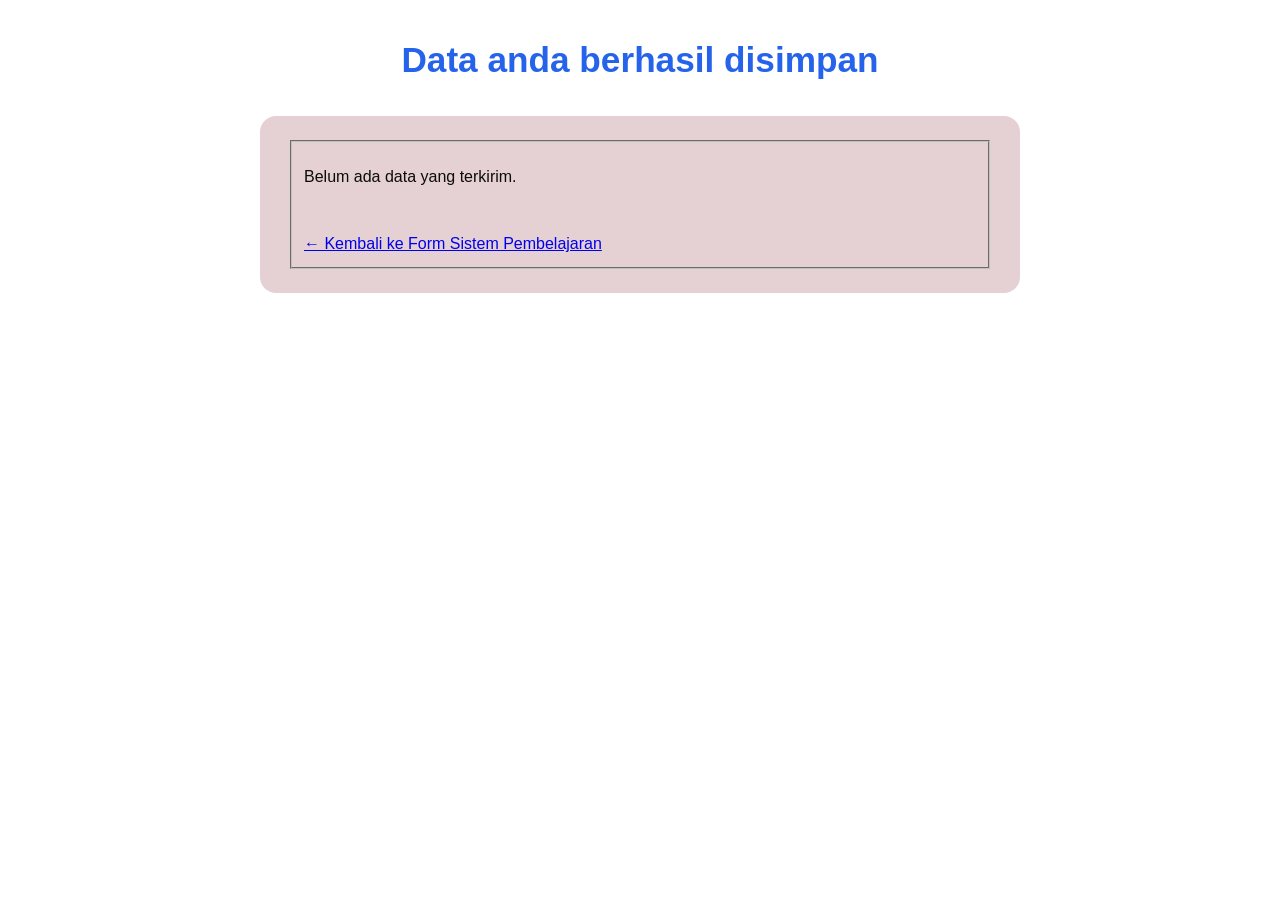
<file: fadhilhasil.html>
<!DOCTYPE html>
<html lang="id">
<head>
  <meta charset="UTF-8">
  <meta name="viewport" content="width=device-width, initial-scale=1.0">
  <title>Data Sistem Pembelajaran Kursus ACADEMIND</title>
  <link rel="stylesheet" href="kursus.css">
</head>
<body>
   <h1>Data anda berhasil disimpan</h1>

  <form>
    <fieldset>
      <div id="data-siswa"></div>
      <br>
      <a href="fadilform.html">← Kembali ke Form Sistem Pembelajaran</a>
    </fieldset>


  <script src="fadilhasil.js"></script>
  </form>
</file>
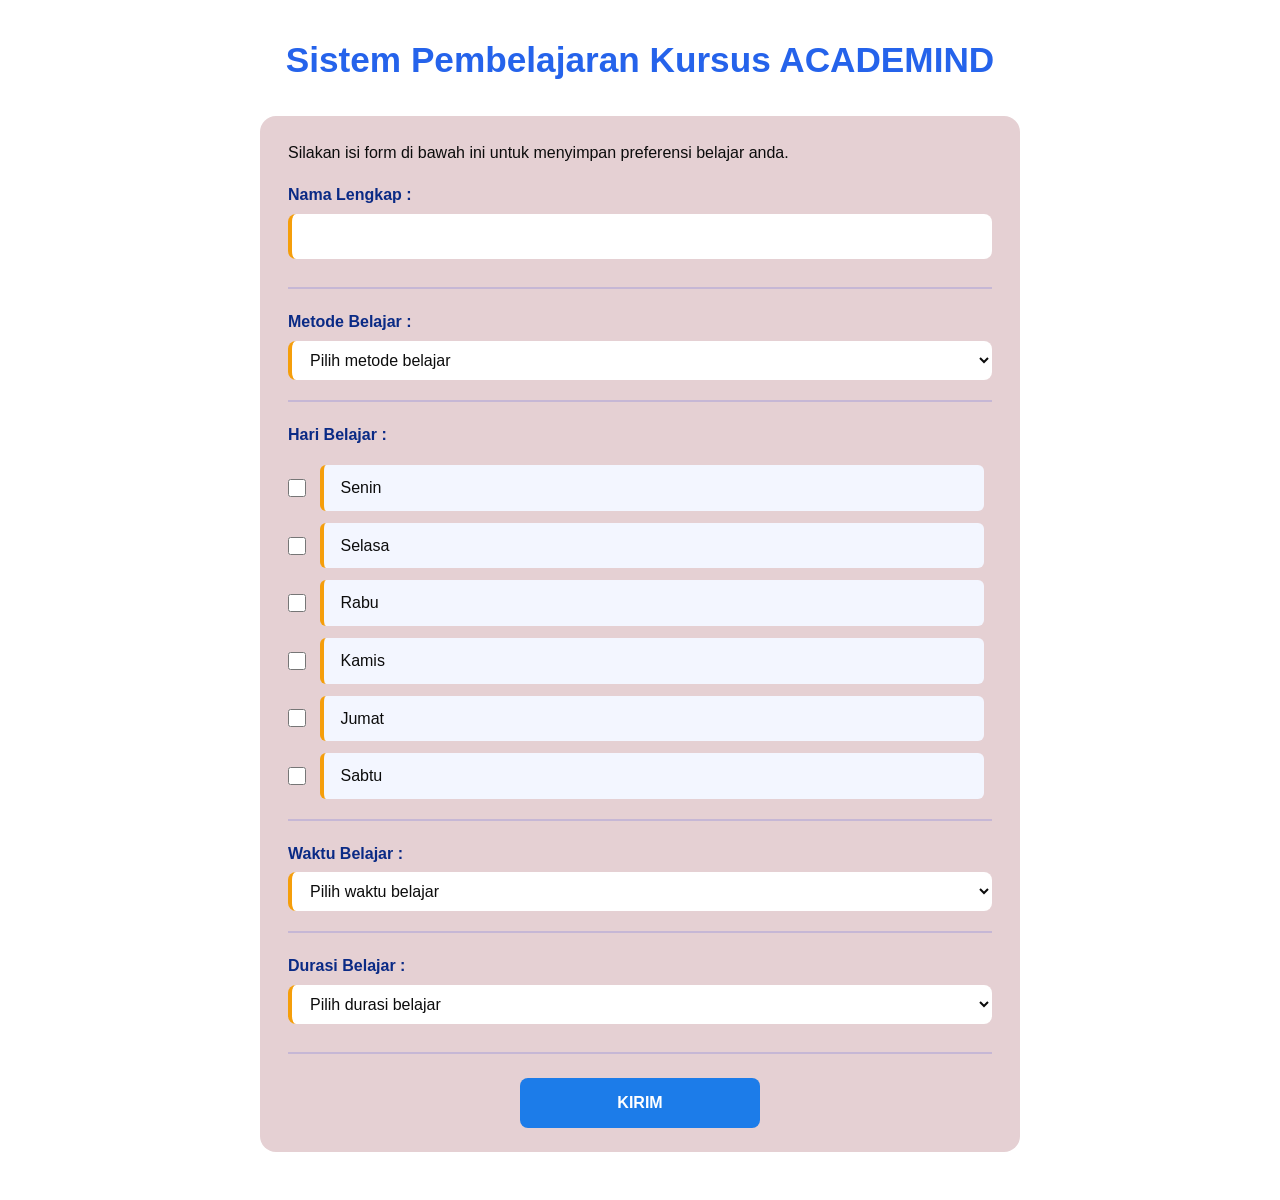
<file: fadilform.html>
<!DOCTYPE html>
<html lang="id">
<head>
  <meta charset="UTF-8">
  <meta name="viewport" content="width=device-width, initial-scale=1.0">
  <title>Sistem Pembelajaran Kursus ACADEMIND</title>
  <link rel="stylesheet" href="kursus.css">
</head>

<body>
  <h1>Sistem Pembelajaran Kursus ACADEMIND</h1>

  <form>
    <p class="petunjuk">Silakan isi form di bawah ini untuk menyimpan preferensi belajar anda.</p>

    <div class="kolom">
      <label for="nama">Nama Lengkap :</label>
      <input type="text" id="nama" name="nama" required>
      <p id="sapaan" class="hasil"></p>
    </div>

    <div class="kolom">
      <label for="metode">Metode Belajar :</label>
      <select id="metode" name="metode" required>
        <option value="">Pilih metode belajar</option>
        <option value="video pembelajaran">Video Pembelajaran</option>
        <option value="live class">Live Class</option>
        <option value="modul/pdf">Modul / PDF</option>
      </select>
    </div>

    <div class="kolom">
      <label>Hari Belajar :</label>

      <input type="checkbox" id="senin" name="jadwal" value="senin">
      <label for="senin">Senin</label>

      <input type="checkbox" id="selasa" name="jadwal" value="selasa">
      <label for="selasa">Selasa</label>

      <input type="checkbox" id="rabu" name="jadwal" value="rabu">
      <label for="rabu">Rabu</label>

      <input type="checkbox" id="kamis" name="jadwal" value="kamis">
      <label for="kamis">Kamis</label>

      <input type="checkbox" id="jumat" name="jadwal" value="jumat">
      <label for="jumat">Jumat</label>

      <input type="checkbox" id="sabtu" name="jadwal" value="sabtu">
      <label for="sabtu">Sabtu</label>
    </div>

    <div class="kolom">
      <label for="waktu">Waktu Belajar :</label>
      <select id="waktu" name="waktu" required>
        <option value="">Pilih waktu belajar</option>
        <option value="pagi">Pagi</option>
        <option value="siang">Siang</option>
        <option value="sore">Sore</option>
        <option value="malam">Malam</option>
      </select>
    </div>

    <div class="kolom">
      <label for="durasi">Durasi Belajar :</label>
      <select id="durasi" name="durasi" required>
        <option value="">Pilih durasi belajar</option>
        <option value="1">1 jam</option>
        <option value="2">2 jam</option>
        <option value="3">3 jam</option>
      </select>
      <p id="total-jam" class="hasil"></p>
    </div>

    <button type="submit">KIRIM</button>
  </form>
  <script src="fadilform.js"></script>
</body>
</html>
</file>
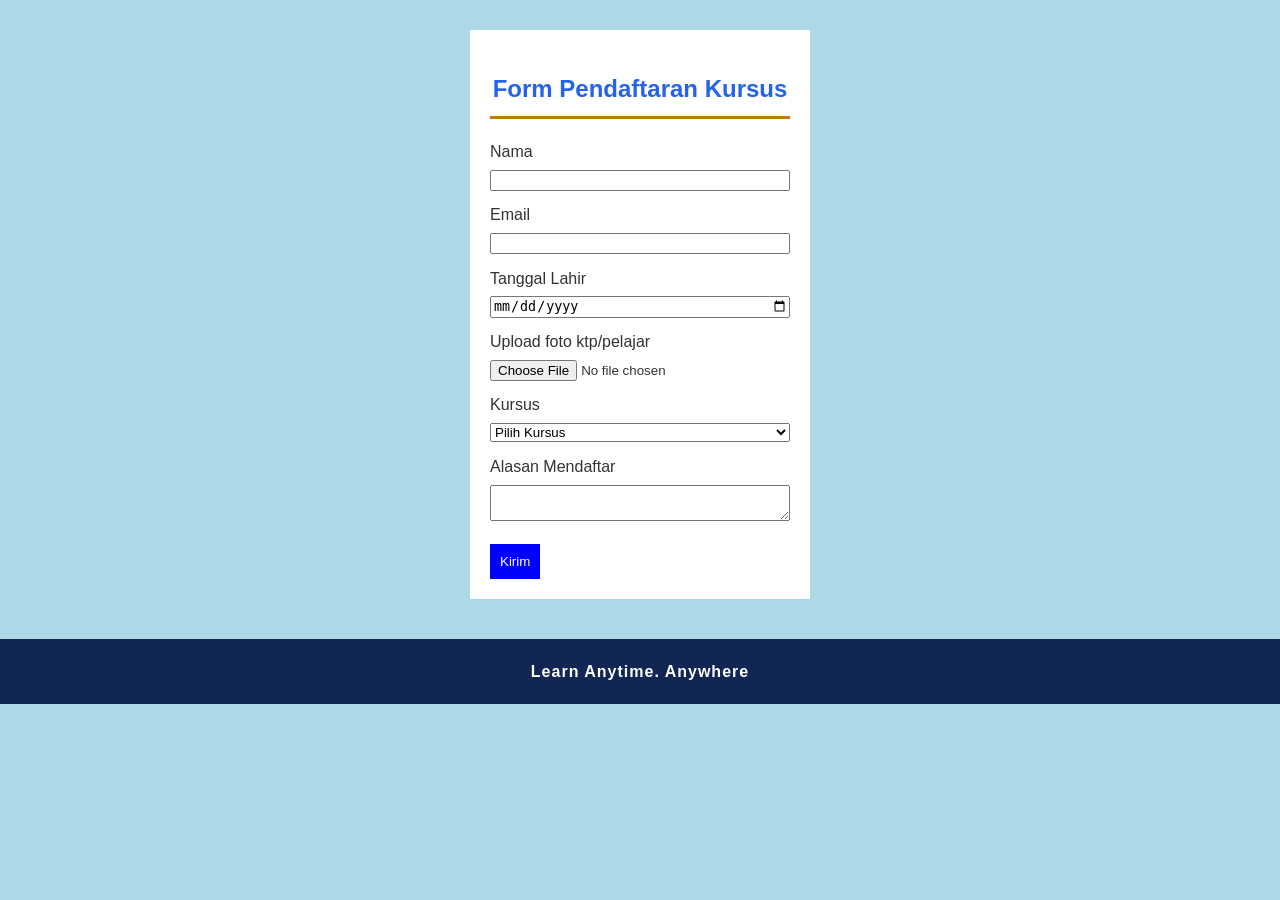
<file: form.html>
<!DOCTYPE html>
<html lang="id">
<head>
    <meta charset="UTF-8">
    <meta name="viewport" content="width=device-width, initial-scale=1.0">
    <link rel="stylesheet" href="style.css">
    <title>Formulir Pendaftaran Kursus</title>
    <div class="form">
        <h2>Form Pendaftaran Kursus</h2>

        <form id="formKursus">
            <label for="nama">Nama</label>
            <input type="text" id="nama" required>

            <label for="email">Email</label>
            <input type="email" id="email" required>

            <label for="tanggal">Tanggal Lahir</label>
            <input type="date" id="tanggal" required>

            <label for="gambar">Upload foto ktp/pelajar </label>
            <input type="file" id="gambar" required>

            <label for="kursus">Kursus</label>
            <select id="kursus" required>
                <option value="">Pilih Kursus</option>
                <option value="Matematika">Matematika</option>
                <option value="Bahasa Inggris">Bahasa Inggris</option>
                <option value="IT">IT</option>
            </select>

            <label for="alasan">Alasan Mendaftar</label>
            <textarea id="alasan" required></textarea>

            <button type="submit">Kirim</button>
        </form>
    </div>

    <footer>Learn Anytime. Anywhere</footer>

    <script src="app.js"></script>
</body>
</html>
</file>
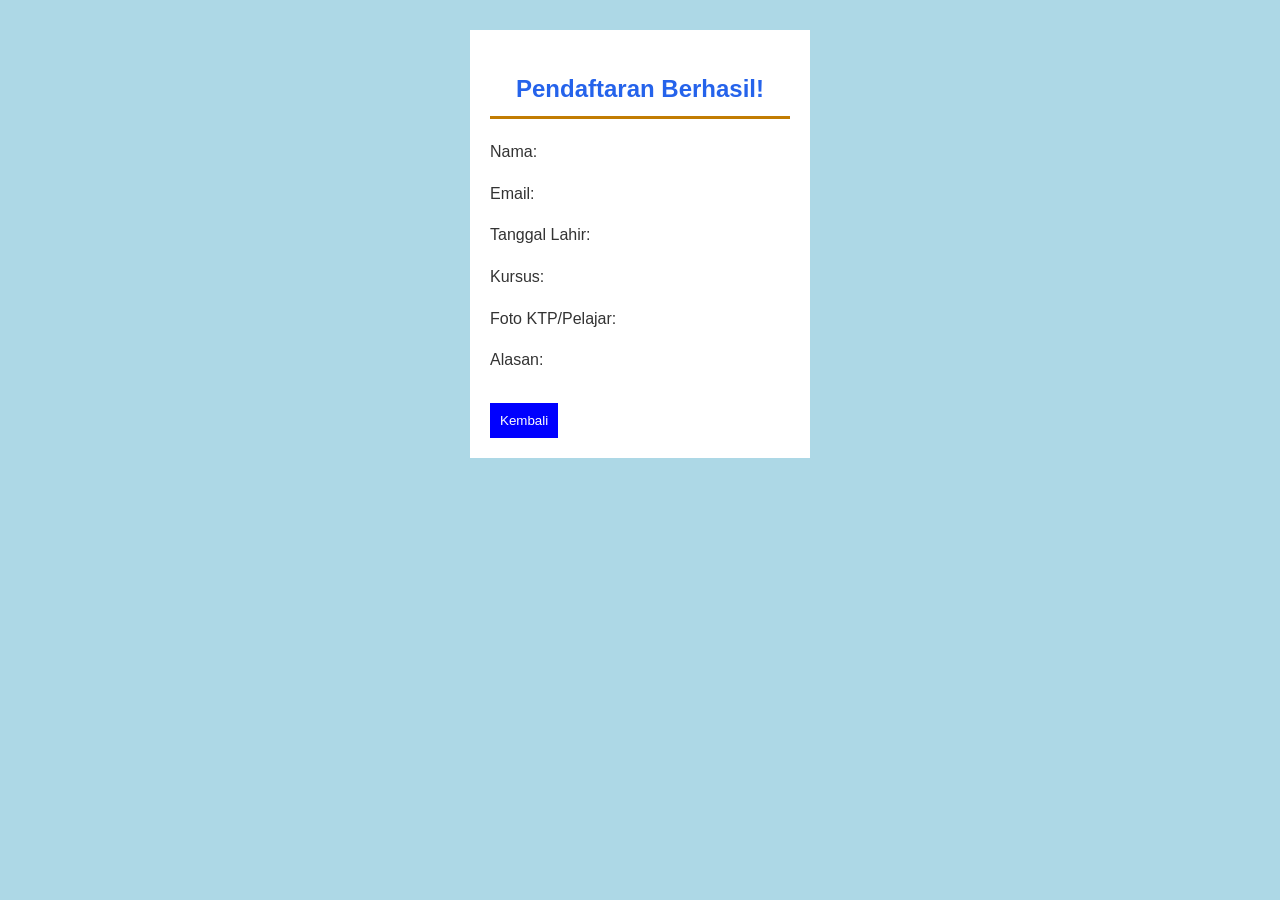
<file: hasil.html>
<!DOCTYPE html>
<html lang="id">
<head>
    <meta charset="UTF-8">
    <title>Hasil Pendaftaran</title>
    <link rel="stylesheet" href="style.css">
</head>
<body>
    <div class="hasil">
        <h2>Pendaftaran Berhasil!</h2>

        <p>Nama: <span id="nama"></span></p>
        <p>Email: <span id="email"></span></p>
        <p>Tanggal Lahir: <span id="tanggal"></span></p>
        <p>Kursus: <span id="kursus"></span></p>
        <p>Foto KTP/Pelajar: <span id="gambar"></span></p>
        <p>Alasan: <span id="alasan"></span></p>

        <button onclick="window.location.href='project.html'">Kembali</button>
    </div>

    <script>
        var params = new URLSearchParams(window.location.search);

        document.getElementById("nama").textContent = params.get("nama");
        document.getElementById("email").textContent = params.get("email");
        document.getElementById("tanggal").textContent = params.get("tanggal");
        document.getElementById("kursus").textContent = params.get("kursus");
        document.getElementById("gambar").textContent = params.get("gambar");
        document.getElementById("alasan").textContent = params.get("alasan");
    </script>
</body>
</html>
</file>
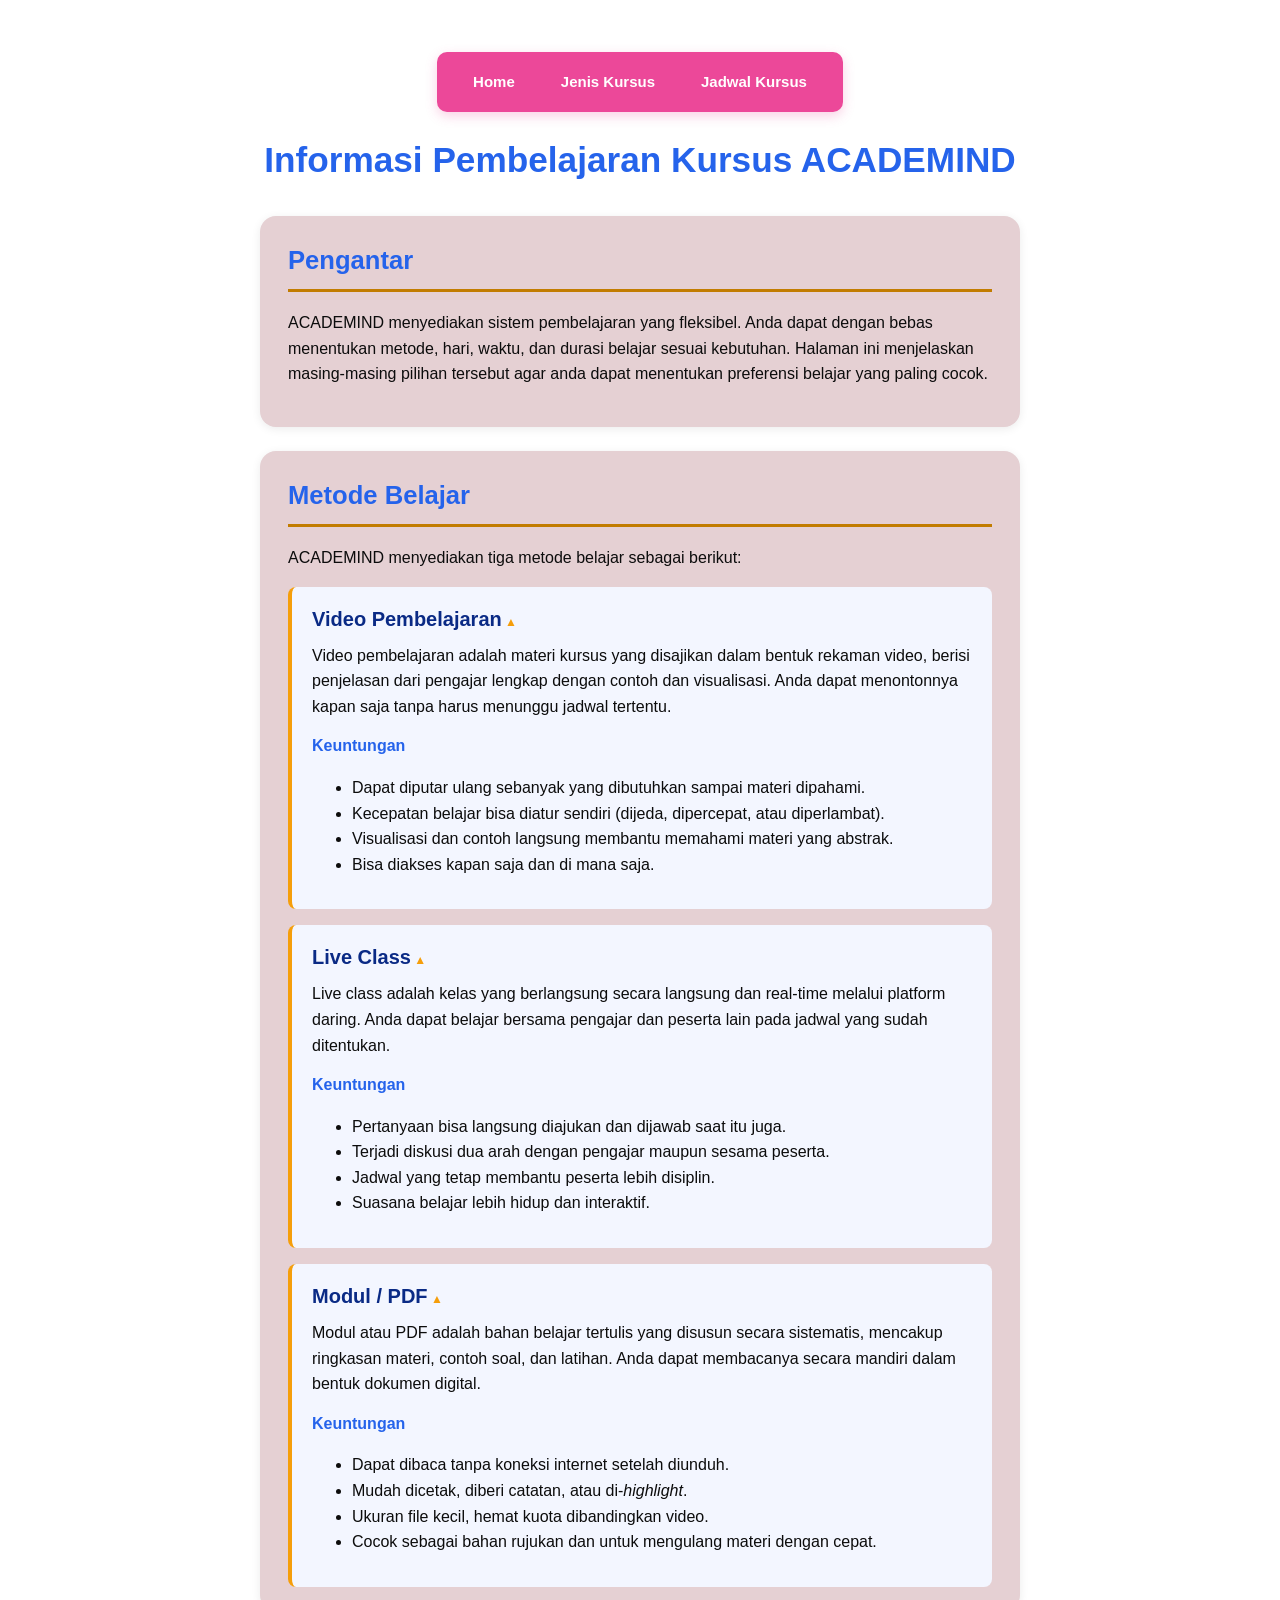
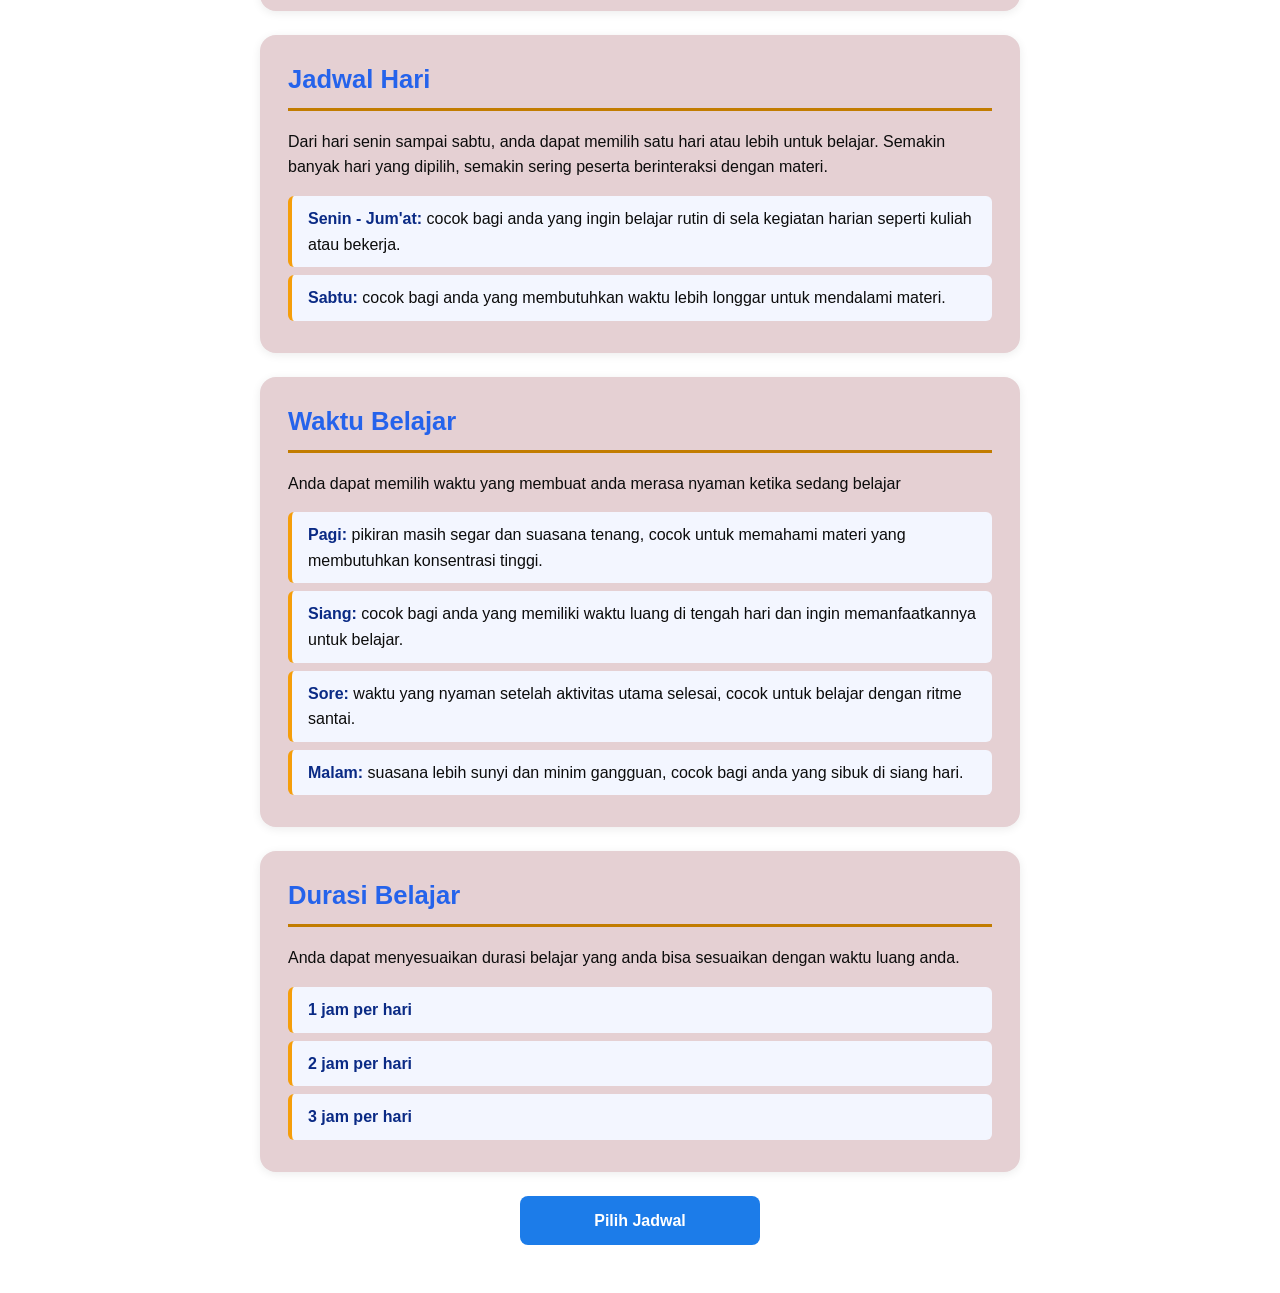
<file: kursus.html>
<!DOCTYPE html>
<html lang="id">
<head>
  <meta charset="UTF-8">
  <meta name="viewport" content="width=device-width, initial-scale=1.0">
  <title>Informasi Pembelajaran Kursus ACADEMIND</title>
  <link rel="stylesheet" href="kursus.css">

</head>
<body>
     <nav class="navbar">
    <ul>
         <li><a href="project.html">Home</a></li>
        <li><a href="Pasya1.html">Jenis Kursus</a></li>
        <li><a href="kursus.html">Jadwal Kursus</a></li>
    </ul>
    </nav>
  <h1>Informasi Pembelajaran Kursus ACADEMIND</h1>

  <main>
    <section>
      <h2>Pengantar</h2>
      <p class="petunjuk">
        ACADEMIND menyediakan sistem pembelajaran yang fleksibel. Anda dapat dengan bebas menentukan
        metode, hari, waktu, dan durasi belajar sesuai kebutuhan. Halaman ini menjelaskan
        masing-masing pilihan tersebut agar anda dapat menentukan preferensi belajar
        yang paling cocok.
      </p>
    </section>

    <section id="metode">
      <h2>Metode Belajar</h2>
      <p class="petunjuk">ACADEMIND menyediakan tiga metode belajar sebagai berikut:</p>

      <article>
        <h3>Video Pembelajaran</h3>
        <p>
          Video pembelajaran adalah materi kursus yang disajikan dalam bentuk rekaman video,
          berisi penjelasan dari pengajar lengkap dengan contoh dan visualisasi. Anda dapat
          menontonnya kapan saja tanpa harus menunggu jadwal tertentu.
        </p>
        <h4>Keuntungan</h4>
        <ul>
          <li>Dapat diputar ulang sebanyak yang dibutuhkan sampai materi dipahami.</li>
          <li>Kecepatan belajar bisa diatur sendiri (dijeda, dipercepat, atau diperlambat).</li>
          <li>Visualisasi dan contoh langsung membantu memahami materi yang abstrak.</li>
          <li>Bisa diakses kapan saja dan di mana saja.</li>
        </ul>
      </article>

      <article>
        <h3>Live Class</h3>
        <p>
          Live class adalah kelas yang berlangsung secara langsung dan real-time melalui
          platform daring. Anda dapat belajar bersama pengajar dan peserta lain pada jadwal
          yang sudah ditentukan.
        </p>
        <h4>Keuntungan</h4>
        <ul>
          <li>Pertanyaan bisa langsung diajukan dan dijawab saat itu juga.</li>
          <li>Terjadi diskusi dua arah dengan pengajar maupun sesama peserta.</li>
          <li>Jadwal yang tetap membantu peserta lebih disiplin.</li>
          <li>Suasana belajar lebih hidup dan interaktif.</li>
        </ul>
      </article>

      <article>
        <h3>Modul / PDF</h3>
        <p>
          Modul atau PDF adalah bahan belajar tertulis yang disusun secara sistematis,
          mencakup ringkasan materi, contoh soal, dan latihan. Anda dapat membacanya
          secara mandiri dalam bentuk dokumen digital.
        </p>
        <h4>Keuntungan</h4>
        <ul>
          <li>Dapat dibaca tanpa koneksi internet setelah diunduh.</li>
          <li>Mudah dicetak, diberi catatan, atau di-<em>highlight</em>.</li>
          <li>Ukuran file kecil, hemat kuota dibandingkan video.</li>
          <li>Cocok sebagai bahan rujukan dan untuk mengulang materi dengan cepat.</li>
        </ul>
      </article>
    </section>

    <section id="hari">
      <h2>Jadwal Hari</h2>
      <p class="petunjuk">
        Dari hari senin sampai sabtu, anda dapat memilih satu hari atau lebih untuk belajar. 
        Semakin banyak hari yang dipilih, semakin sering peserta berinteraksi dengan materi.</p>
      <ul>
        <li><strong>Senin - Jum'at:</strong> cocok bagi anda yang ingin belajar rutin di sela kegiatan harian seperti kuliah atau bekerja.</li>
        <li><strong>Sabtu:</strong> cocok bagi anda yang membutuhkan waktu lebih longgar untuk mendalami materi.</li>
      </ul>
    </section>

    <section id="waktu">
      <h2>Waktu Belajar</h2>
      <p class="petunjuk">
        Anda dapat memilih waktu yang membuat anda merasa nyaman ketika sedang belajar</p>
      <ul>
        <li><strong>Pagi:</strong> pikiran masih segar dan suasana tenang, cocok untuk memahami materi yang membutuhkan konsentrasi tinggi.</li>
        <li><strong>Siang:</strong> cocok bagi anda yang memiliki waktu luang di tengah hari dan ingin memanfaatkannya untuk belajar.</li>
        <li><strong>Sore:</strong> waktu yang nyaman setelah aktivitas utama selesai, cocok untuk belajar dengan ritme santai.</li>
        <li><strong>Malam:</strong> suasana lebih sunyi dan minim gangguan, cocok bagi anda yang sibuk di siang hari.</li>
      </ul>
    </section>

    <section id="durasi">
      <h2>Durasi Belajar</h2>
      <p class="petunjuk">
        Anda dapat menyesuaikan durasi belajar yang anda bisa sesuaikan dengan waktu luang anda.</p>
      <ul>
        <li><strong>1 jam per hari</strong> </li>
        <li><strong>2 jam per hari</strong> </li>
        <li><strong>3 jam per hari</strong> </li>
      </ul>
    </section>
  </main>
  <script src="kursus.js"></script>
</body>
</html>

<button class="btndaftar" onclick="window.location.href='fadilform.html'">Pilih Jadwal</button>
</file>
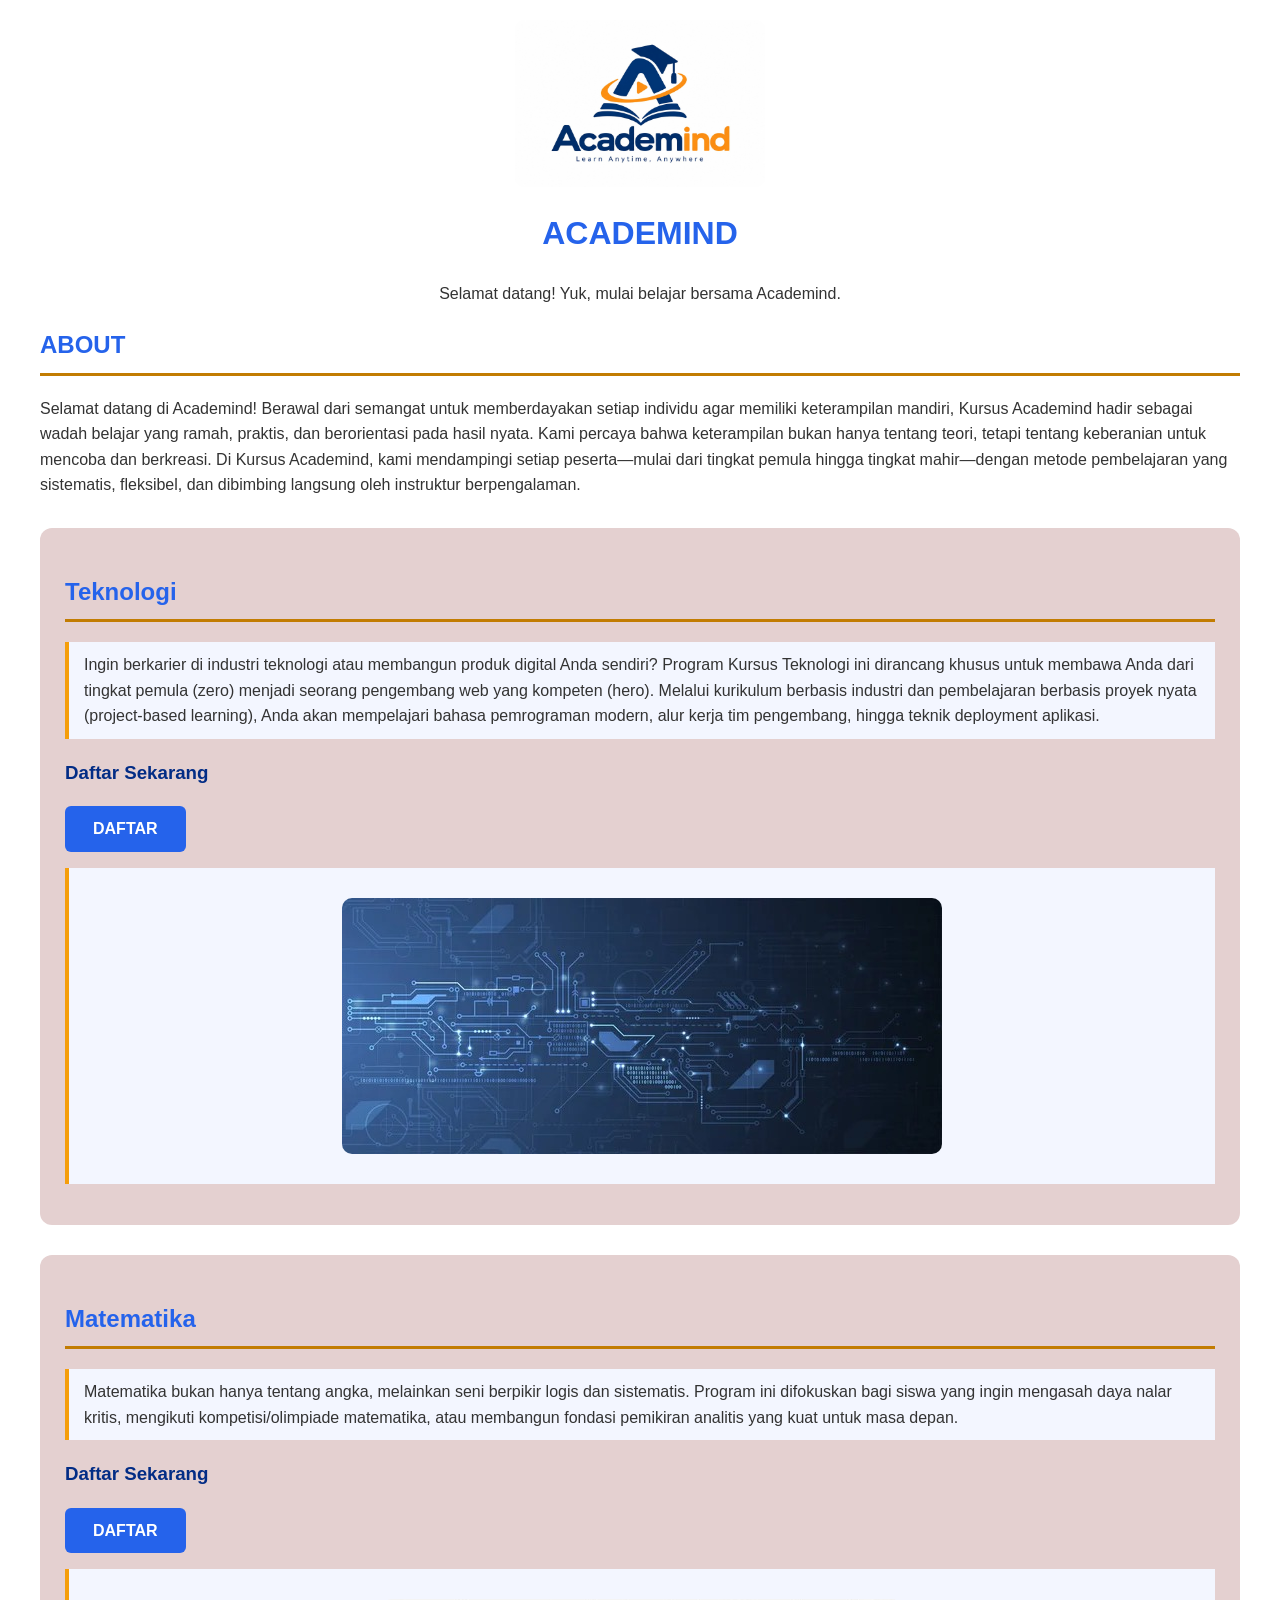
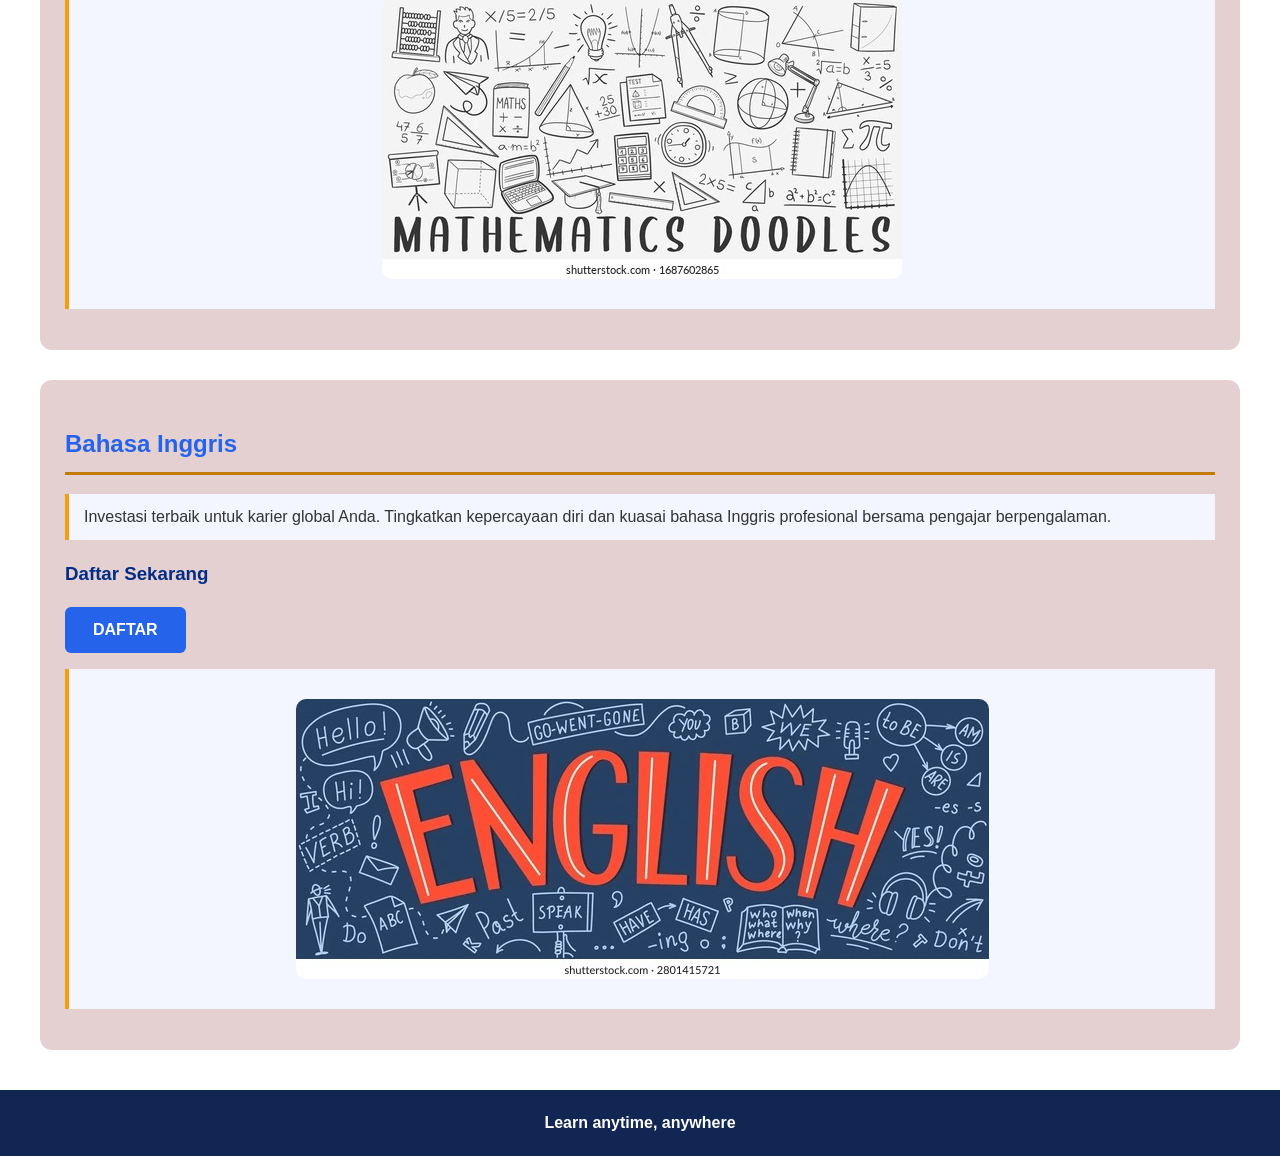
<file: pasya1.html>
<!DOCTYPE html>
<html lang="en">
<head>
    <meta charset="UTF-8">
    <meta name="viewport" content="width=device-width, initial-scale=1.0">
    <title>Academind</title>
    <link rel="stylesheet" href="pasya.css">
</head>
<body>
    <p align="center">
       <img src="academind.jpeg" alt="Logo Academind" width="250">
    </p>
    <h1>ACADEMIND</h1>
    <h2>ABOUT</h2>
    <p>Selamat datang di Academind! Berawal dari semangat untuk memberdayakan setiap individu agar memiliki keterampilan mandiri, Kursus Academind hadir sebagai wadah belajar yang ramah, praktis, dan berorientasi pada hasil nyata.
Kami percaya bahwa keterampilan bukan hanya tentang teori, tetapi tentang keberanian untuk mencoba dan berkreasi. Di Kursus Academind, kami mendampingi setiap peserta—mulai dari tingkat pemula hingga tingkat mahir—dengan metode pembelajaran yang sistematis, fleksibel, dan dibimbing langsung oleh instruktur berpengalaman.</p>

    <section class="Teknologi">
        <h2>Teknologi</h2>
        <p>Ingin berkarier di industri teknologi atau membangun produk digital Anda sendiri? Program Kursus Teknologi ini dirancang khusus untuk membawa Anda dari tingkat pemula (zero) menjadi seorang pengembang web yang kompeten (hero). Melalui kurikulum berbasis industri dan pembelajaran berbasis proyek nyata (project-based learning), Anda akan mempelajari bahasa pemrograman modern, alur kerja tim pengembang, hingga teknik deployment aplikasi.</p>
        <h3>Daftar Sekarang</h3>
        <div class="button">
            <a class="btn-daftar" href="Pasya2.html">DAFTAR</a>
        </div>
        <p align="center">
            <img src="banner.jpeg" alt="Banner Teknologi" width="600">
        </p>
    </section>

    <section>
        <h2>Matematika</h2>
        <p>Matematika bukan hanya tentang angka, melainkan seni berpikir logis dan sistematis. Program ini difokuskan bagi siswa yang ingin mengasah daya nalar kritis, mengikuti kompetisi/olimpiade matematika, atau membangun fondasi pemikiran analitis yang kuat untuk masa depan.</p>
        <h3>Daftar Sekarang</h3>
        <div class="button">
            <a class="btn-daftar" href="Pasya2.html">DAFTAR</a>
        </div>
        <p align="center">
            <img src="matematika.jpeg" alt="Program Matematika">
        </p>
    </section>

    <section>
        <h2>Bahasa Inggris</h2>
        <p>Investasi terbaik untuk karier global Anda. Tingkatkan kepercayaan diri dan kuasai bahasa Inggris profesional bersama pengajar berpengalaman.</p>
        <h3>Daftar Sekarang</h3>
        <div class="button">
            <a class="btn-daftar" href="Pasya2.html">DAFTAR</a>
        </div>
        <p align="center">
            <img src="english.jpeg" alt="Program Bahasa Inggris">
        </p>
    </section>

    <footer>Learn anytime, anywhere</footer>
    <script src="pasya1.js"></script>
</body>
</html>
</file>
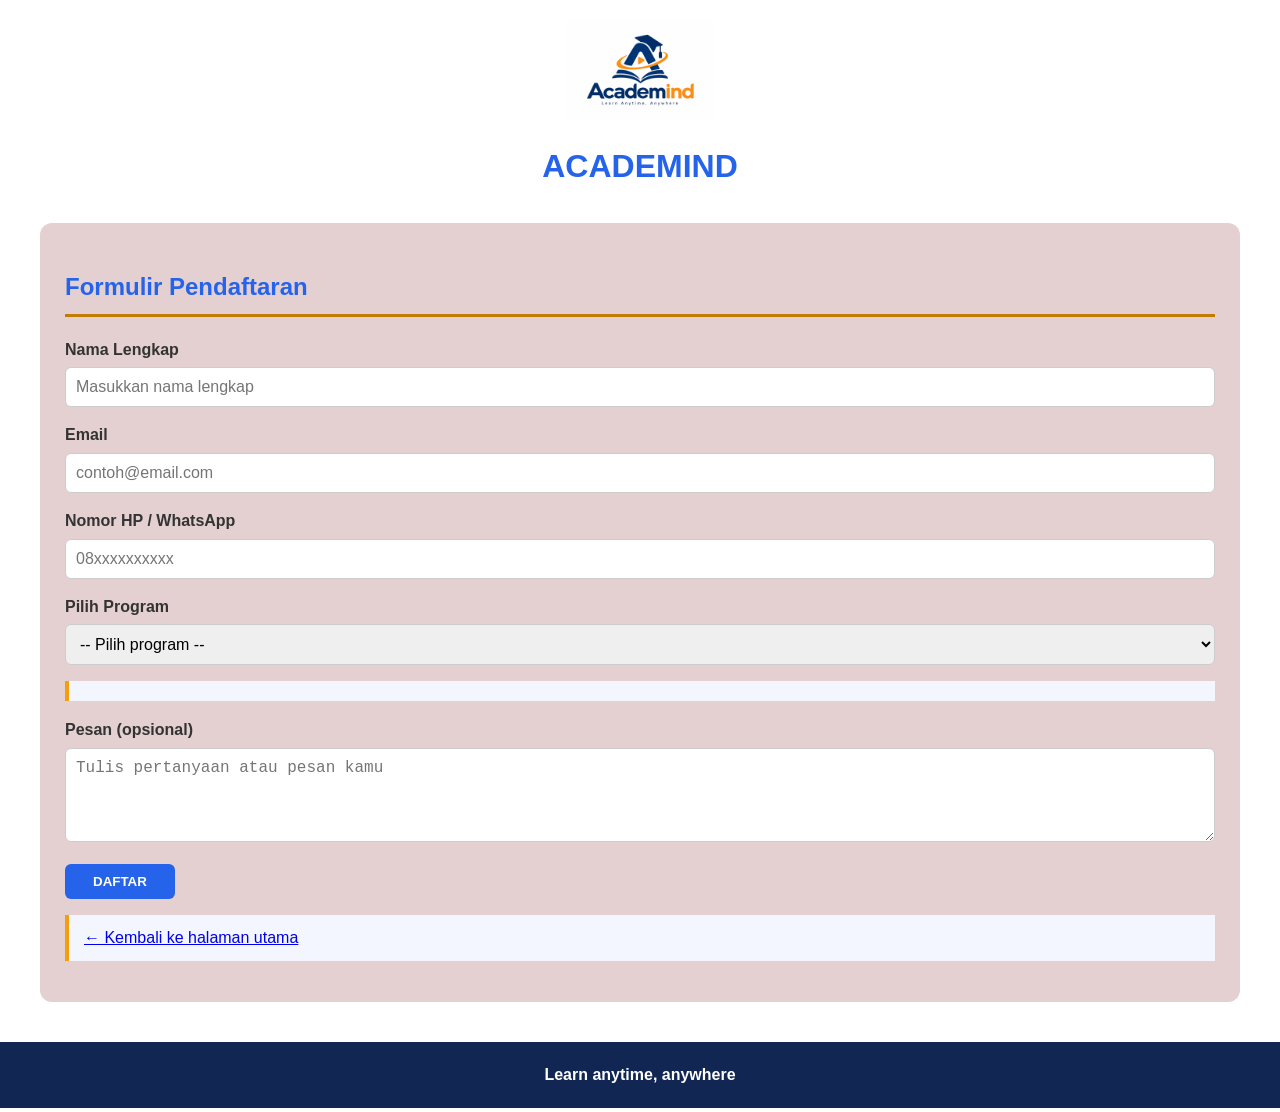
<file: Pasya2.html>
<!DOCTYPE html>
<html lang="id">
<head>
    <meta charset="UTF-8">
    <meta name="viewport" content="width=device-width, initial-scale=1.0">
    <title>Formulir Pendaftaran - Academind</title>
    <link rel="stylesheet" href="pasya.css">
</head>
<body>
    <p align="center">
        <img src="academind.jpeg" alt="Logo Academind" width="150">
    </p>
    <h1>ACADEMIND</h1>

    <section>
        <h2>Formulir Pendaftaran</h2>

        <!-- Tambahkan id="formPendaftaran" pada tag form -->
        <form id="formPendaftaran" action="#" method="post">
            <div class="form-group">
                <label for="nama">Nama Lengkap</label>
                <input type="text" id="nama" name="nama" placeholder="Masukkan nama lengkap" required>
            </div>

            <div class="form-group">
                <label for="email">Email</label>
                <input type="email" id="email" name="email" placeholder="contoh@email.com" required>
            </div>

            <div class="form-group">
                <label for="hp">Nomor HP / WhatsApp</label>
                <input type="tel" id="hp" name="hp" placeholder="08xxxxxxxxxx" required>
            </div>

            <div class="form-group">
                <label for="program">Pilih Program</label>
                <select id="program" name="program" required>
                    <option value="">-- Pilih program --</option>
                    <option value="teknologi">Teknologi</option>
                    <option value="matematika">Matematika</option>
                    <option value="inggris">Bahasa Inggris</option>
                </select>
            </div>

            <div class="form-group">
                <label for="pesan">Pesan (opsional)</label>
                <textarea id="pesan" name="pesan" rows="4" placeholder="Tulis pertanyaan atau pesan kamu"></textarea>
            </div>

            <div class="button">
                <button type="submit">DAFTAR</button>
            </div>
        </form>

        <!-- Wadah untuk menampilkan output pendaftaran -->
        <div id="output" style="display: none; margin-top: 20px; padding: 15px; border: 1px solid #4CAF50; background-color: #f9fff9; border-radius: 5px;"></div>

        <p><a href="pasya1.html">&larr; Kembali ke halaman utama</a></p>
    </section>

    <footer>Learn anytime, anywhere</footer>
    <script src="pasya2.js"></script>
</body>
</html>
</file>
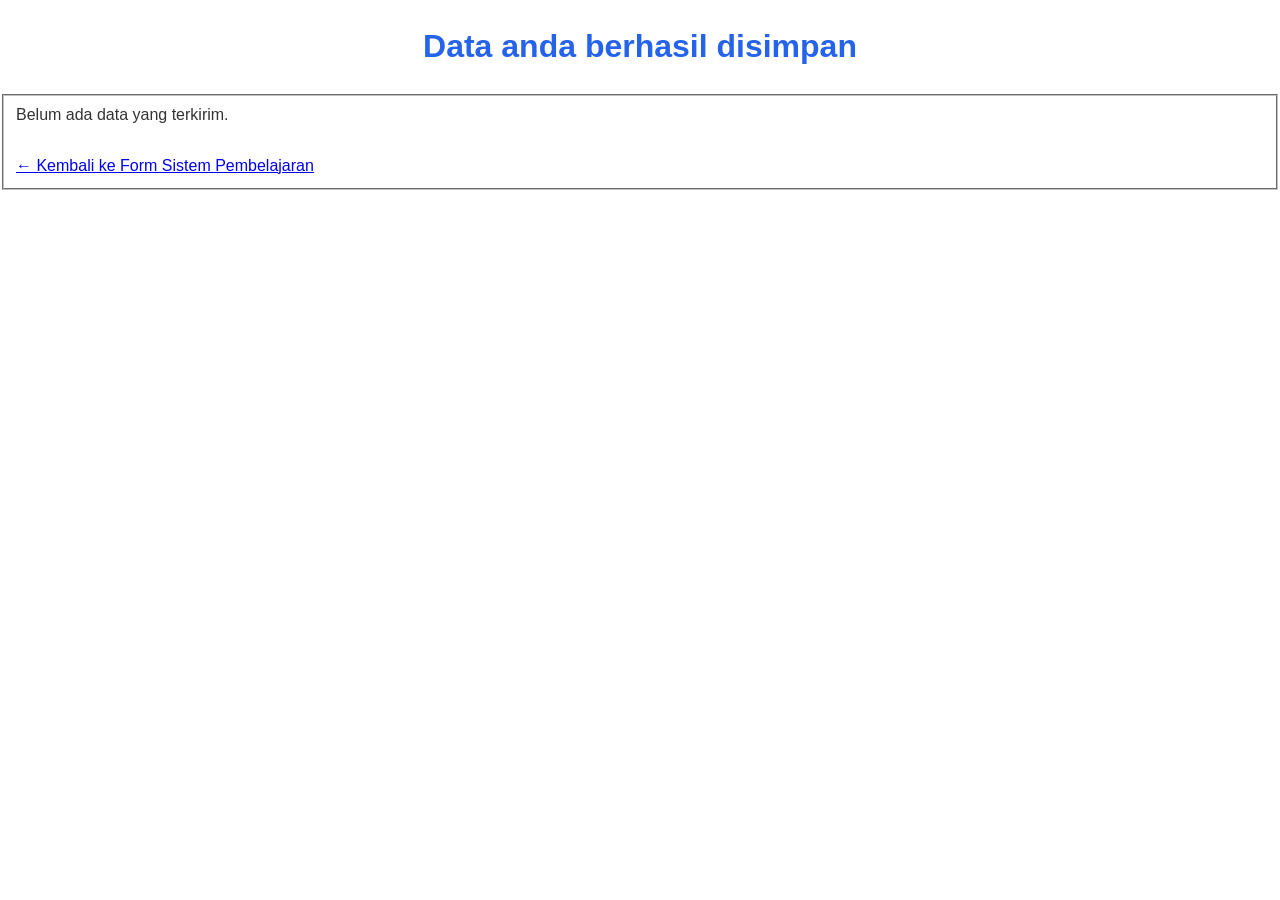
<file: pasyahasil.html>
<!DOCTYPE html>
<html lang="id">
<head>
  <meta charset="UTF-8">
  <meta name="viewport" content="width=device-width, initial-scale=1.0">
  <title>Data Sistem Pembelajaran Kursus ACADEMIND</title>
  <link rel="stylesheet" href="pasya.css">
</head>
<body>
   <h1>Data anda berhasil disimpan</h1>

  <form>
    <fieldset>
      <div id="data-siswa"></div>
      <br>
      <a href="Pasya2.html">← Kembali ke Form Sistem Pembelajaran</a>
    </fieldset>
  </form>

  <script src="pasya2.js"></script>
</body>
</html>
</file>
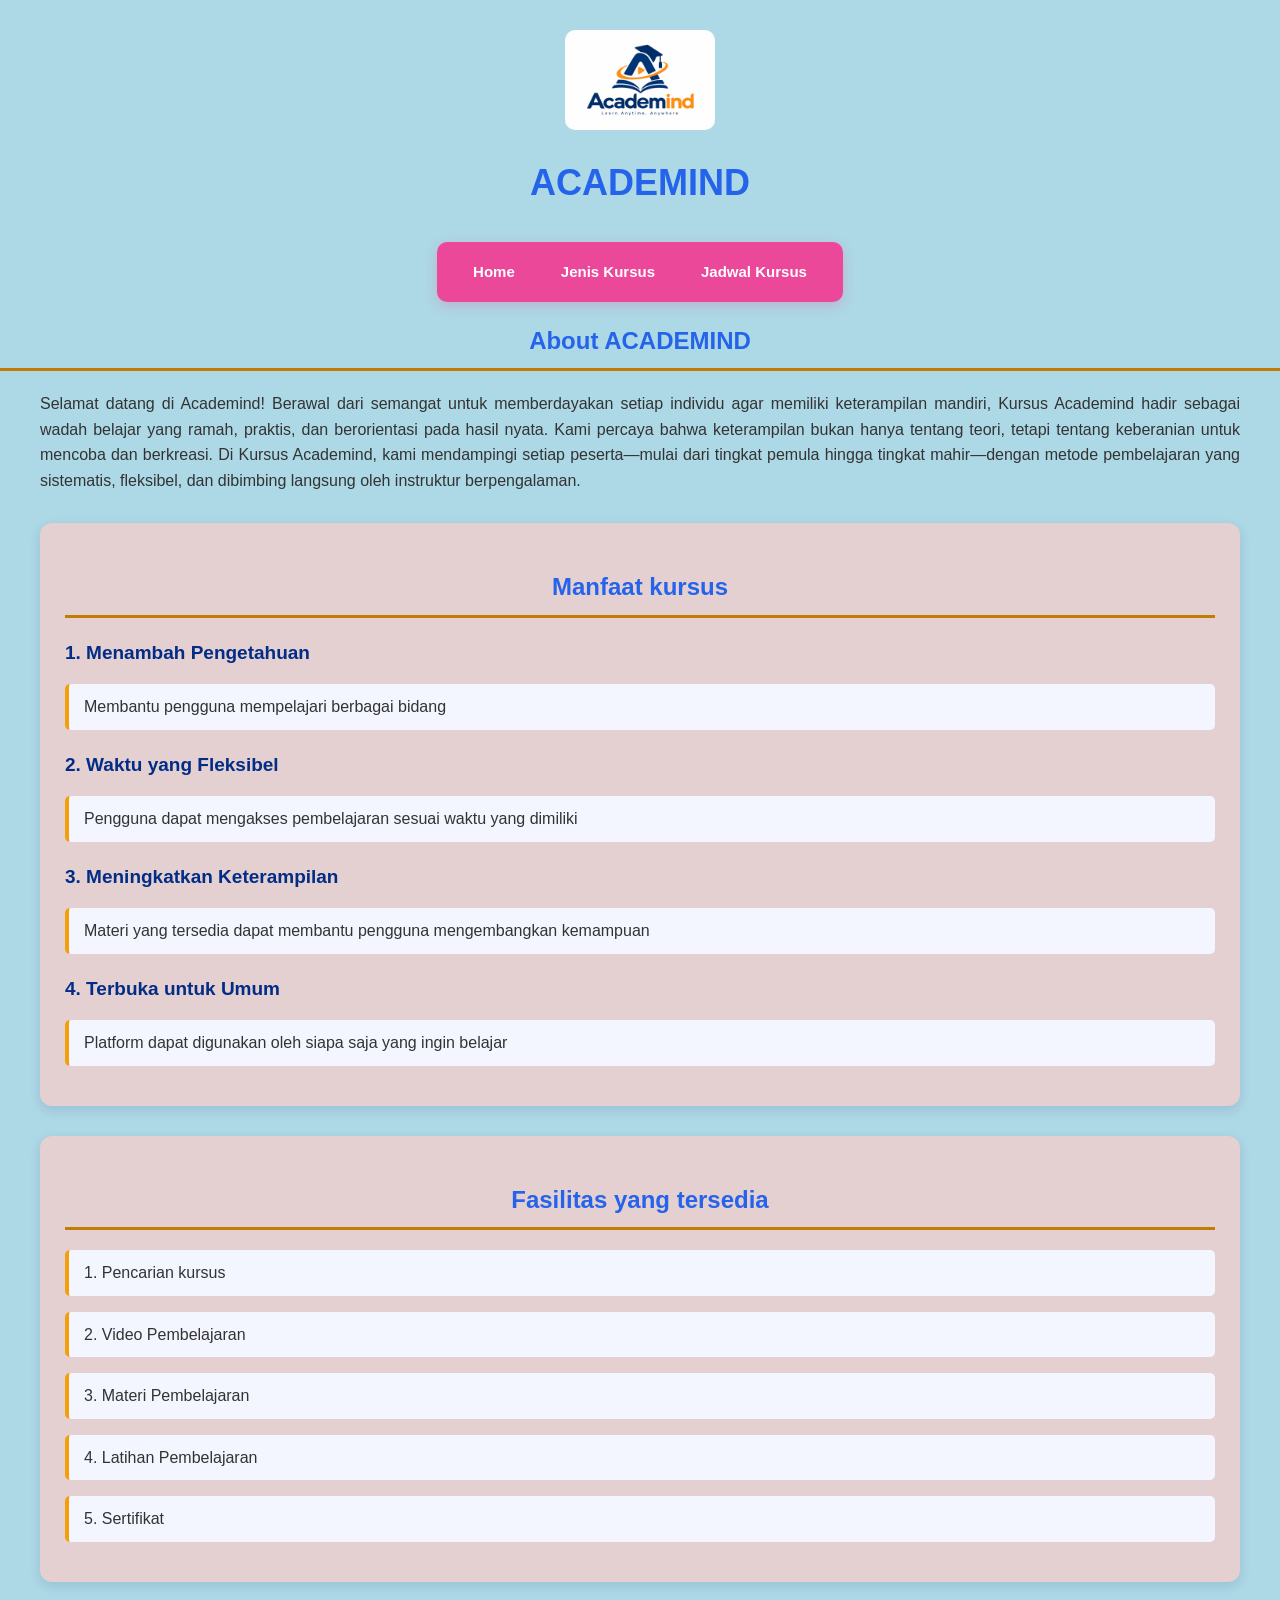
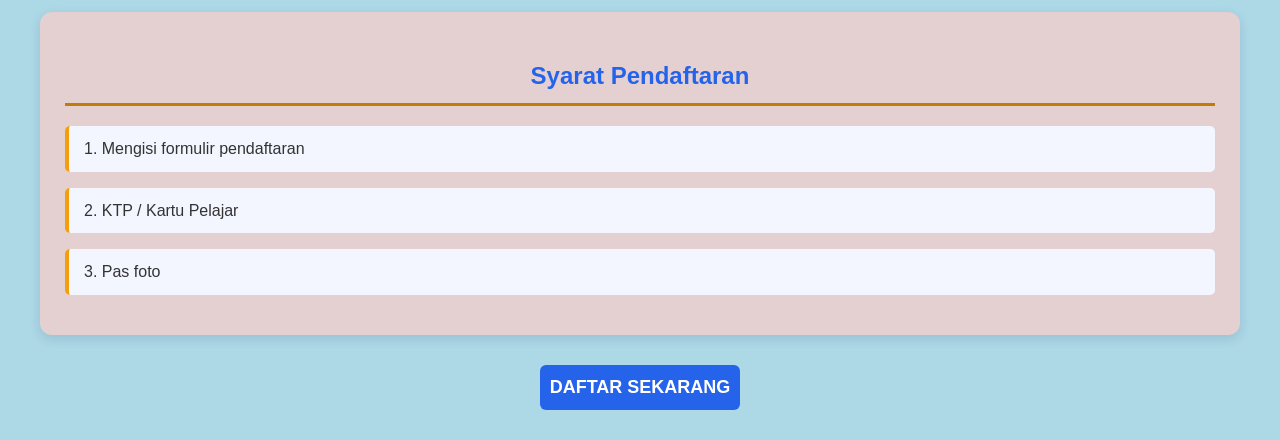
<file: project.html>
<!DOCTYPE html>
<html lang="id">
<head>
    <meta charset="UTF-8">
    <meta name="viewport" content="width=device-width, initial-scale=1.0">
    <title>ACADEMIND</title>

    <link rel="stylesheet" href="style.css">
</head>
<body>
    <p align="center">
        <img src="Acedemind.jpeg" alt="Logo Academind" width="250">
    </p>
    <h1>ACADEMIND</h1>
     <nav class="navbar">
    <ul>
         <li><a href="project.html">Home</a></li>
        <li><a href="Pasya1.html">Jenis Kursus</a></li>
        <li><a href="kursus.html">Jadwal Kursus</a></li>
    </ul>
    </nav>
    <h2>About ACADEMIND</h2>
    <p class="about">Selamat datang di Academind! Berawal dari semangat untuk memberdayakan setiap individu agar memiliki keterampilan mandiri, Kursus Academind hadir sebagai wadah belajar yang ramah, praktis, dan berorientasi pada hasil nyata.
Kami percaya bahwa keterampilan bukan hanya tentang teori, tetapi tentang keberanian untuk mencoba dan berkreasi. Di Kursus Academind, kami mendampingi setiap peserta—mulai dari tingkat pemula hingga tingkat mahir—dengan metode pembelajaran yang sistematis, fleksibel, dan dibimbing langsung oleh instruktur berpengalaman.
    <section class="manfaat-kursus">
        <h2>Manfaat kursus</h2>
        <h3>1. Menambah Pengetahuan</h3>
        <p>Membantu pengguna mempelajari berbagai bidang</p>
        <h3>2. Waktu yang Fleksibel</h3>
        <p>Pengguna dapat mengakses pembelajaran sesuai waktu yang dimiliki</p>
        <h3>3. Meningkatkan Keterampilan</h3>
        <p>Materi yang tersedia dapat membantu pengguna mengembangkan kemampuan</p>
        <h3>4. Terbuka untuk Umum</h3>
        <p>Platform dapat digunakan oleh siapa saja yang ingin belajar</p>
    </section>

    <section class="fitur-platform">
        <h2>Fasilitas yang tersedia</h2>
        <p>1. Pencarian kursus</p>
        <p>2. Video Pembelajaran</p>
        <p>3. Materi Pembelajaran</p>
        <p>4. Latihan Pembelajaran</p>
        <p>5. Sertifikat</p>
    </section>

    <section class="syarat">
        <h2>Syarat Pendaftaran</h2>
        <p>1. Mengisi formulir pendaftaran</p>
        <p>2. KTP / Kartu Pelajar</p>
        <p>3. Pas foto</p>
    </section>
       
    <button class="btndaftar" onclick="window.location.href='form.html'">DAFTAR SEKARANG</button>
</file>
<file: kursus.css>
/* ===== 1. Variabel warna & ukuran ===== */
:root {
  --font: Arial, Helvetica, sans-serif;
  --teks: #0c0c0c;
  --biru: #2563eb;          
  --navy: #0a2a85;          
  --emas: #c27c00;         
  --oranye: #f59e0b;        
  --panel: #e5d0d3;         
  --kotak: #f3f6ff;         
  --radius: 16px;
}

/* ===== 2. Pengaturan umum ===== */
* { box-sizing: border-box; }

body {
  margin: 0;
  padding: 32px 16px 48px;
  background: #ffffff;
  color: var(--teks);
  font-family: var(--font);
  font-size: 1rem;
  line-height: 1.6;
}

/* ===== 3. Judul & lebar konten ===== */
h1 {
  max-width: 760px;
  margin: 0 auto 28px;
  font-size: 2.2rem;
  font-weight: 700;
  text-align: center;
  color: var(--biru);
}

main {
  max-width: 760px;
  margin: 0 auto;
}

/* ===== 4. Panel tiap bagian ===== */
section {
  margin: 0 0 24px;
  padding: 24px 28px;
  background: var(--panel);
  border-radius: var(--radius);
  box-shadow: 0 2px 10px rgba(0, 0, 0, 0.08);
}

h2 {
  margin: 0 0 18px;
  padding: 0 0 8px;
  font-size: 1.6rem;
  font-weight: 700;
  color: var(--biru);
  border-bottom: 3px solid var(--emas);
}

.petunjuk {
  margin: 0 0 16px;
}

/* ===== 5. Kartu penjelasan (Video, Live Class, Modul) ===== */
article {
  margin: 0 0 16px;
  padding: 16px 20px;
  background: var(--kotak);
  border-left: 4px solid var(--oranye);
  border-radius: 8px;
}

article:last-child {
  margin-bottom: 0;
}

h3 {
  margin: 0 0 8px;
  font-size: 1.25rem;
  color: var(--navy);
}

article p {
  margin: 0;
}

h4 {
  margin: 14px 0 6px;
  font-size: 1rem;
  color: var(--biru);
}

/* ===== 6. Daftar penjelasan (Hari, Waktu, Durasi) ===== */
section > ul {
  margin: 0 0 16px;
  padding: 0;
  list-style: none;
}

section > ul:last-child {
  margin-bottom: 0;
}

section > ul li {
  margin: 0 0 8px;
  padding: 10px 16px;
  background: var(--kotak);
  border-left: 4px solid var(--oranye);
  border-radius: 6px;
}

section > ul li strong {
  color: var(--navy);
}

/* --- NAVBAR (Samakan dengan halaman lain) --- */
nav, .navbar {
    width: 100%;
    display: flex;
    justify-content: center;
    margin: 20px 0;
}

nav ul, .navbar ul {
    display: flex;
    align-items: center;
    justify-content: center;
    gap: 10px;
    background-color: #EC4899; /* Box pink */
    font-family: Arial, sans-serif;
    list-style-type: none;
    margin: 0;
    padding: 10px 18px;
    border-radius: 10px;
    box-shadow: 0 4px 12px rgba(236, 72, 153, 0.25);
}

/* Reset style li di dalam nav agar tidak terkena style list konten */
nav ul li, .navbar ul li {
    margin: 0;
    padding: 0;
    background: none;
    border: none;
}

nav ul a, .navbar ul a {
    display: inline-block;
    color: #FFFFFF;
    text-decoration: none;
    font-size: 15px;
    font-weight: 600;
    padding: 8px 18px;
    border-radius: 7px;
    transition: background-color 0.2s ease, transform 0.15s ease;
}

/* Efek saat kursor diarahkan (hover) */
nav ul a:hover, .navbar ul a:hover {
    background-color: rgba(255, 255, 255, 0.25);
}

/* Penanda halaman yang sedang aktif */
nav ul a.active, .navbar ul a.active {
    background-color: rgba(255, 255, 255, 0.3);
}

/* Efek saat menu diklik */
nav ul a:active, .navbar ul a:active {
    transform: scale(0.97);
}

/* ===== 7. Layar kecil (HP) ===== */
@media (max-width: 480px) {
  h1 { font-size: 1.6rem; }
  section { padding: 16px; }
  h2 { font-size: 1.3rem; }
  article { padding: 14px; }
}

/* ===== 8. Fitur 1: judul kartu bisa diklik ===== */
article h3 {
  cursor: pointer;
  user-select: none;
}

article h3::after {
  content: " ▲";
  font-size: 0.75rem;
  color: var(--oranye);
}

article.tertutup h3::after {
  content: " ▼";
}

article.tertutup > *:not(h3) {
  display: none;
}

article.tertutup h3 {
  margin-bottom: 0;
}

/* ===== 9. Fitur 2: tombol kembali ke atas ===== */
#tombol-atas {
  position: fixed;
  right: 20px;
  bottom: 20px;
  width: 44px;
  height: 44px;
  border: 0;
  border-radius: 50%;
  background: var(--biru);
  color: #ffffff;
  font-size: 1.3rem;
  font-weight: 700;
  cursor: pointer;
  box-shadow: 0 2px 10px rgba(0, 0, 0, 0.25);
  opacity: 0;
  pointer-events: none;
  transition: opacity 0.3s, background 0.2s;
}

#tombol-atas.tampil {
  opacity: 1;
  pointer-events: auto;
}

#tombol-atas:hover {
  background: var(--navy);
}

SOURCE KODE CSS
/* ===== 1. Variabel warna & ukuran ===== */
:root {
  --font: Arial, Helvetica, sans-serif;
  --teks: #0c0c0c;
  --biru: #2563eb;
  --navy: #0a2a85;
  --oranye: #f59e0b;
  --panel: #e5d0d3;
  --kotak: #f3f6ff;
  --radius: 16px;
  --garis: #c9c9d6;
}

/* ===== 2. Pengaturan umum ===== */
* { box-sizing: border-box; }

body {
  margin: 0;
  padding: 32px 16px 48px; 
  background: #ffffff;
  color: var(--teks);
  font-family: var(--font);
  font-size: 1rem;
  line-height: 1.6;
}

/* ===== 3. Judul ===== */
h1 {
  max-width: 760px;
  margin: 0 auto 28px;
  font-size: 2.2rem;
  font-weight: 700;
  text-align: center;
  color: var(--biru);
}

/* ===== 4. Form sebagai panel ===== */
form {
  max-width: 760px;
  margin: 0 auto;
  padding: 24px 28px;
  background: var(--panel);
  border-radius: var(--radius);
  box-shadow: 0 2px 10px(0, 0, 0, 0.08);
}

.petunjuk {
  margin: 0 0 16px;
}

.kolom {
  margin-bottom: 20px;
  padding-bottom: 20px;
  border-bottom: 2px solid rgba(24, 41, 218, 0.15);
}

/* ===== 5. Label & isian ===== */
label {
  display: block;
  margin: 16px 0 6px;
  font-weight: 700;
  color: var(--navy);
}

.kolom label {
  margin-top: 0;
}

input[type="text"],
select {
  width: 100%;
  padding: 10px 14px;
  background: #ffffff;
  border: 1px solid var(--garis);
  border-left: 4px solid var(--oranye);
  border-radius: 8px;
  color: var(--teks);
  font: inherit;
}

input[type="text"]:hover,
select:hover {
  border-color: var(--oranye);
}

input[type="text"]:focus,
select:focus {
  outline: 2px solid var(--biru);
  outline-offset: 1px;
}

/* ===== 6. Checkbox hari: label tampil seperti kotak ===== */
input[type="checkbox"] {
  width: 18px;
  height: 18px;
  margin: 12px 10px 0 0;
  vertical-align: middle;
  accent-color: var(--biru);
}

input[type="checkbox"] + label {
  display: inline-block;
  width: calc(100% - 40px);
  margin: 12px 0 0;
  padding: 10px 16px;
  vertical-align: middle;
  background: var(--kotak);
  border-left: 4px solid var(--oranye);
  border-radius: 6px;
  font-weight: 400;
  color: var(--teks);
  cursor: pointer;
}

input[type="checkbox"]:checked + label {
  font-weight: 700;
  color: var(--navy);
}

/* ===== 7. Hasil dinamis (sapaan & total jam) ===== */
.hasil {
  margin: 8px 0 0;
  color: #2c70b0;
  font-weight: 600;
}

/* ===== 8. Tombol kirim ===== */
button {
  display: block;
  width: 100%;
  max-width: 240px;
  margin: 24px auto 0;
  padding: 12px 28px;
  background: #1c7ce9;
  border: 0;
  border-radius: 8px;
  color: #ffffff;
  font: inherit;
  font-weight: 700;
  cursor: pointer;
  transition: background 0.2s, transform 0.1s;
}

button:hover { background: var(--navy); }
button:active { transform: scale(0.97); }

/* ===== 9. Layar kecil (HP) ===== */
@media (max-width: 480px) {
  h1 { font-size: 1.6rem; }
  form { padding: 16px; }
}
</file>
<file: style.css>
/* ===== HALAMAN UTAMA ===== */
body {
  font-family: Arial, sans-serif;
  margin: 0;
  padding: 0;
  background-color: #FFFFFF;
  color: #333333;
  line-height: 1.6;
}
/* Logo */
img {
  display: block;
  width: 150px;
  height: auto;
  margin: 30px auto 10px;
  border-radius: 10px;
}
/* Judul utama */
h1 {
  text-align: center;
  color: #2563EB;
  font-size: 36px;
  margin-bottom: 30px;
}
/* Judul bagian */
h2 {
  color: #2563EB;
  border-bottom: 3px solid #c27c02;
  padding-bottom: 8px;
  margin-bottom: 20px;
}
/* Paragraf */
p {
  font-size: 16px;
  margin-bottom: 15px;
  
}
p.about {
  text-align: justify;
  margin: 0 40px 30px;
}

/* Subjudul manfaat */
h3 {
  color: #022c85;
  font-size: 19px;
  margin-top: 20px;
  margin-bottom: 5px;
}
/* Bagian manfaat dan fitur */
section {
  background-color: #e4d0d0;
  margin: 30px 40px;
  padding: 25px;
  border-radius: 12px;
  box-shadow: 0 4px 12px rgba(2, 25, 75, 0.12);
}
/* Item fasilitas */
section p {
  padding: 10px 15px;
  background-color: #F3F6FF;
  border-left: 4px solid #F59E0B;
  border-radius: 5px;
}
/* Footer */
footer {
  background-color: #112652;
  color: #FFFFFF;
  text-align: center;
  padding: 20px;
  margin-top: 40px;
  font-size: 16px;
  font-weight: bold;
  letter-spacing: 1px;
}

.btndaftar {
  display: block;
  width: 200px;
  margin: 30px auto;
  padding: 12px 0;
  background-color: #2563EB;
  color: #FFFFFF;
  border: none;
  border-radius: 6px;
  font-size: 18px;
  font-weight: bold;
  cursor: pointer;
}


/* ===== FORMULIR PENDAFTARAN ===== */

body {
    font-family: Arial;
    background-color: lightblue;
}

.form, .hasil {
    background-color: white;
    width: 300px;
    margin: 30px auto;
    padding: 20px;
}

/* Kontainer luar nav */
nav, .navbar {
    width: 100%;
    display: flex;
    justify-content: center;
    margin: 20px 0;
}

/* Box utama navigasi berwarna pink */
nav ul, .navbar ul {
    display: flex;
    align-items: center;
    justify-content: center;
    gap: 10px;
    background-color: #EC4899; /* Pink cerah modern */
    font-family: Arial, sans-serif;
    list-style-type: none;
    margin: 0;
    padding: 10px 18px;
    border-radius: 10px;
    box-shadow: 0 4px 12px rgba(236, 72, 153, 0.25);
}

/* Item link di dalam box */
nav ul a, .navbar ul a {
    display: inline-block;
    color: #FFFFFF;
    text-decoration: none;
    font-size: 15px;
    font-weight: 600;
    padding: 8px 18px;
    border-radius: 7px;
    transition: background-color 0.2s ease, transform 0.15s ease;
}

/* Efek saat kursor diarahkan (hover) */
nav ul a:hover, .navbar ul a:hover {
    background-color: rgba(255, 255, 255, 0.25);
}

/* Efek saat menu diklik */
nav ul a:active, .navbar ul a:active {
    transform: scale(0.97);
}

h2 {
    text-align: center;
}

label {
    display: block;
    margin-top: 10px;
}

input, select, textarea {
    width: 100%;
    margin-top: 5px;
    box-sizing: border-box;
}

button {
    background-color: blue;
    color: white;
    padding: 10px;
    margin-top: 15px;
    border: none;
}
</file>
<file: pasya.css>
body {
    font-family: Arial, sans-serif;
    margin: 0;
    background-color: #FFFFFF;
    color: #333333;
    line-height: 1.6;
}

img {
    display: block;
    max-width: 100%;
    margin: 20px auto;
    border-radius: 10px;
}

h1 {
    text-align: center;
    color: #2563EB;
}

h2 {
    color: #2563EB;
    border-bottom: 3px solid #c27c02;
    padding-bottom: 8px;
}

h3 {
    color: #022c85;
}

body > h2,
body > p {
    margin-left: 40px;
    margin-right: 40px;
}

section {
    background-color: #e4d0d0;
    margin: 30px 40px;
    padding: 25px;
    border-radius: 12px;
}

section p {
    background-color: #F3F6FF;
    border-left: 4px solid #F59E0B;
    padding: 10px 15px;
}

button {
    background-color: #2563EB;
    color: #FFFFFF;
    border: none;
    border-radius: 6px;
    padding: 10px 28px;
    font-weight: bold;
    cursor: pointer;
}

button:hover {
    background-color: #022c85;
}

footer {
    background-color: #112652;
    color: #FFFFFF;
    text-align: center;
    padding: 20px;
    margin-top: 40px;
    font-weight: bold;
}
/* Link yang tampil seperti tombol */
.btn-daftar {
    display: inline-block;
    background-color: #2563EB;
    color: #FFFFFF;
    text-decoration: none;
    border-radius: 6px;
    padding: 10px 28px;
    font-weight: bold;
}

.btn-daftar:hover {
    background-color: #022c85;
}

/* Formulir */
.form-group {
    margin-bottom: 15px;
}

.form-group label {
    display: block;
    font-weight: bold;
    margin-bottom: 5px;
}

.form-group input,
.form-group select,
.form-group textarea {
    width: 100%;
    padding: 10px;
    border: 1px solid #ccc;
    border-radius: 6px;
    font-size: 1rem;
    box-sizing: border-box;
}
</file>
